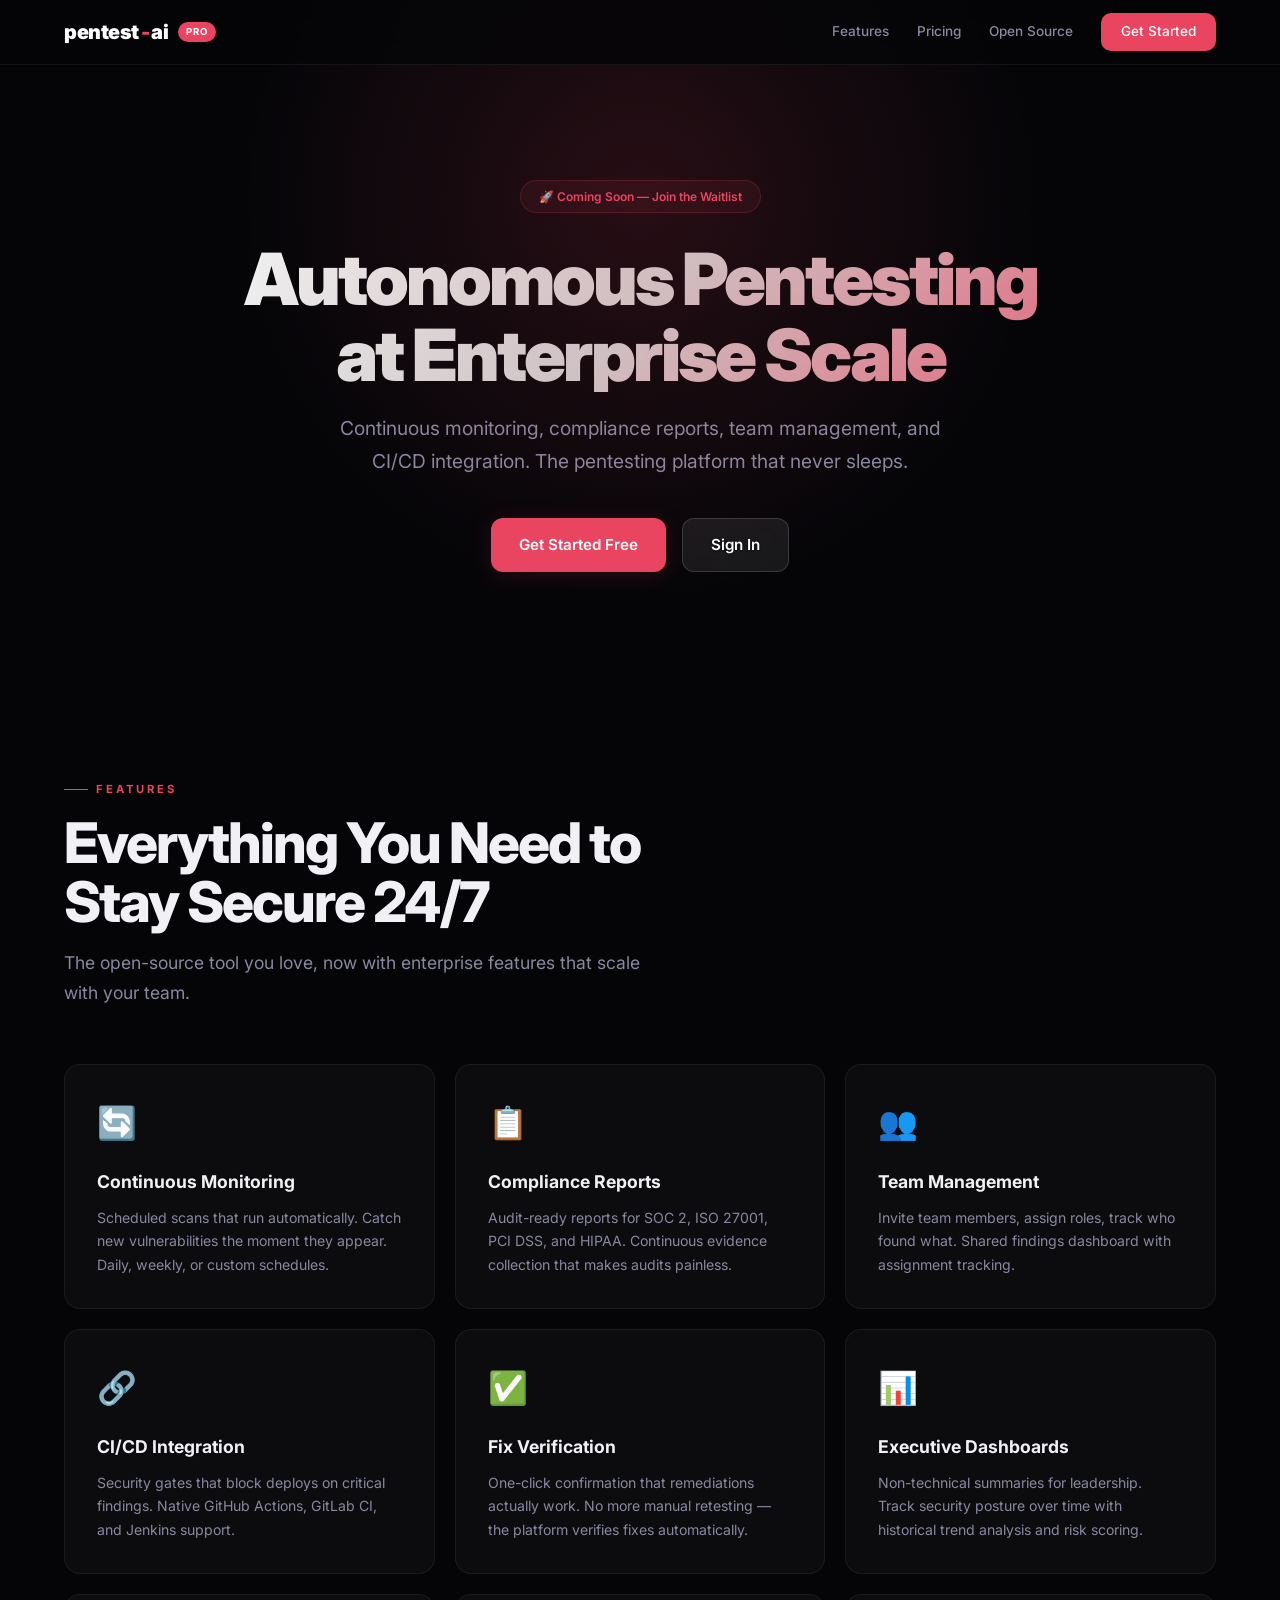
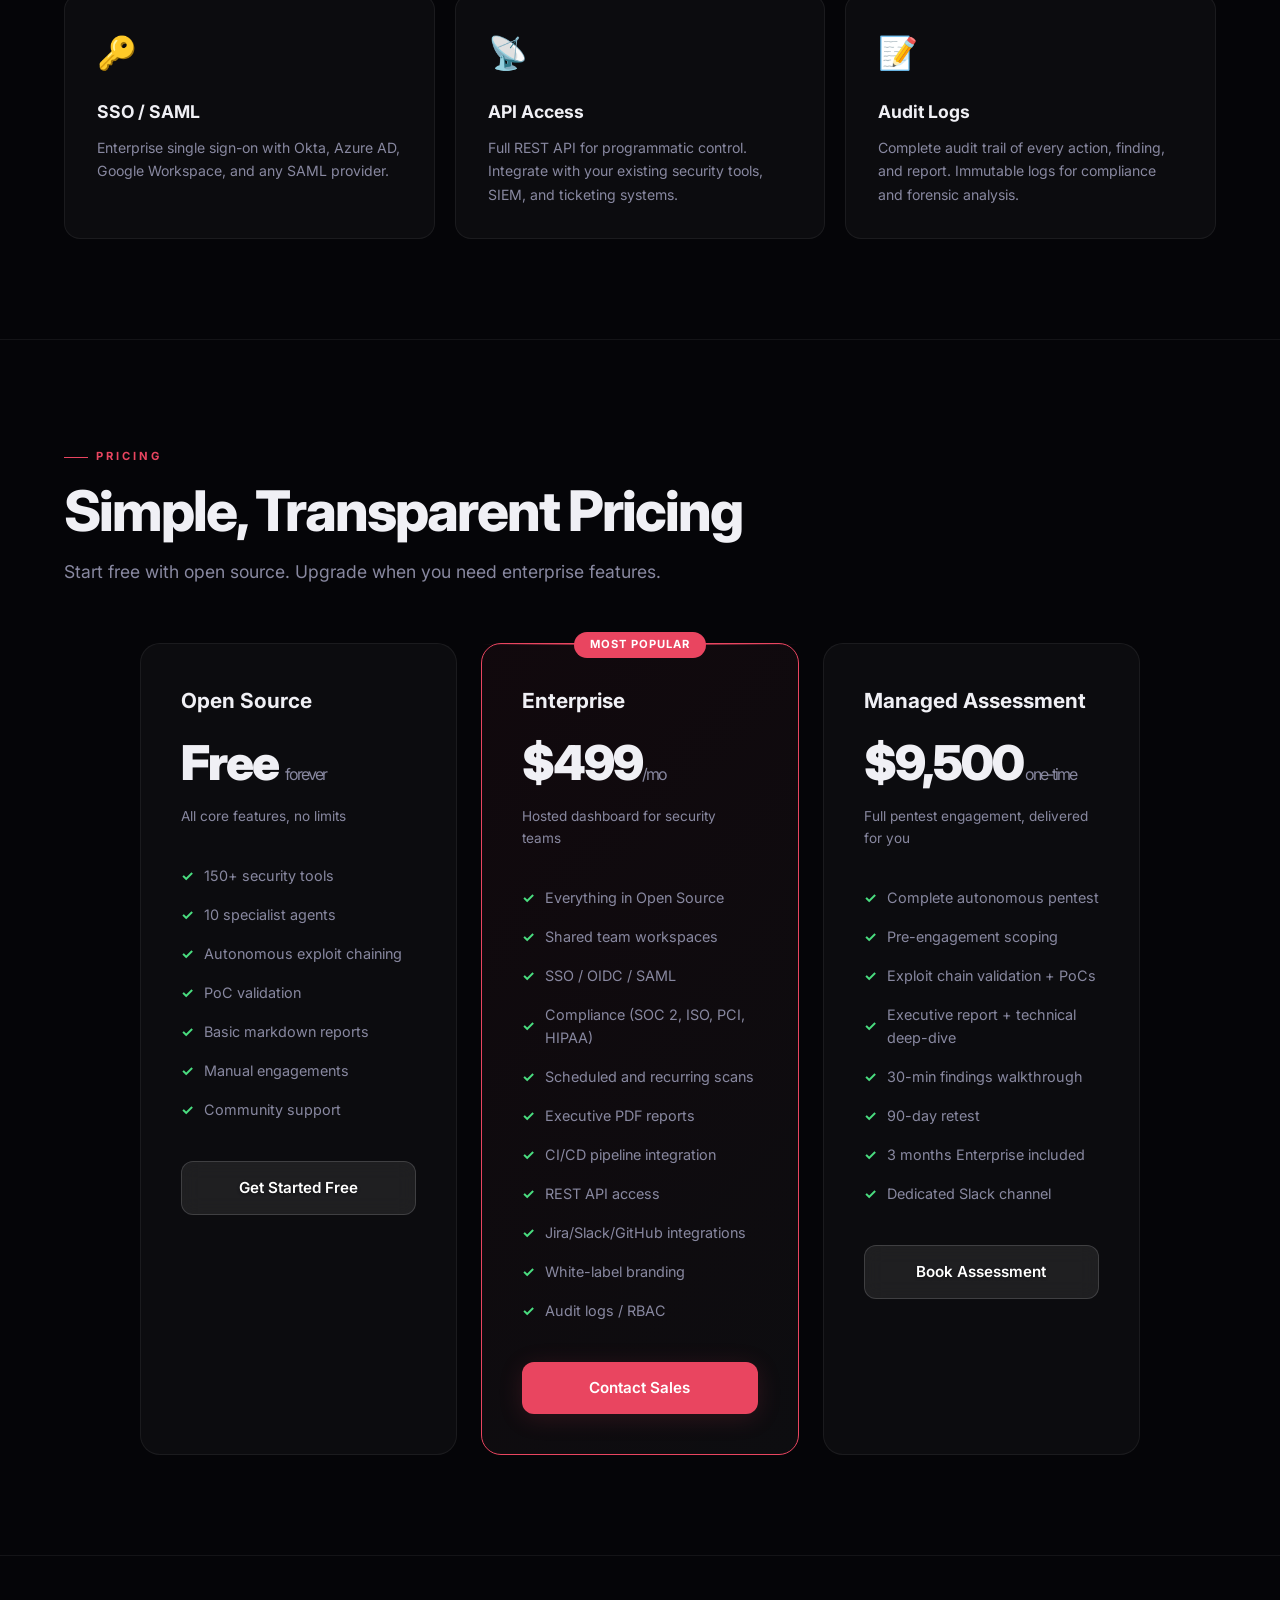
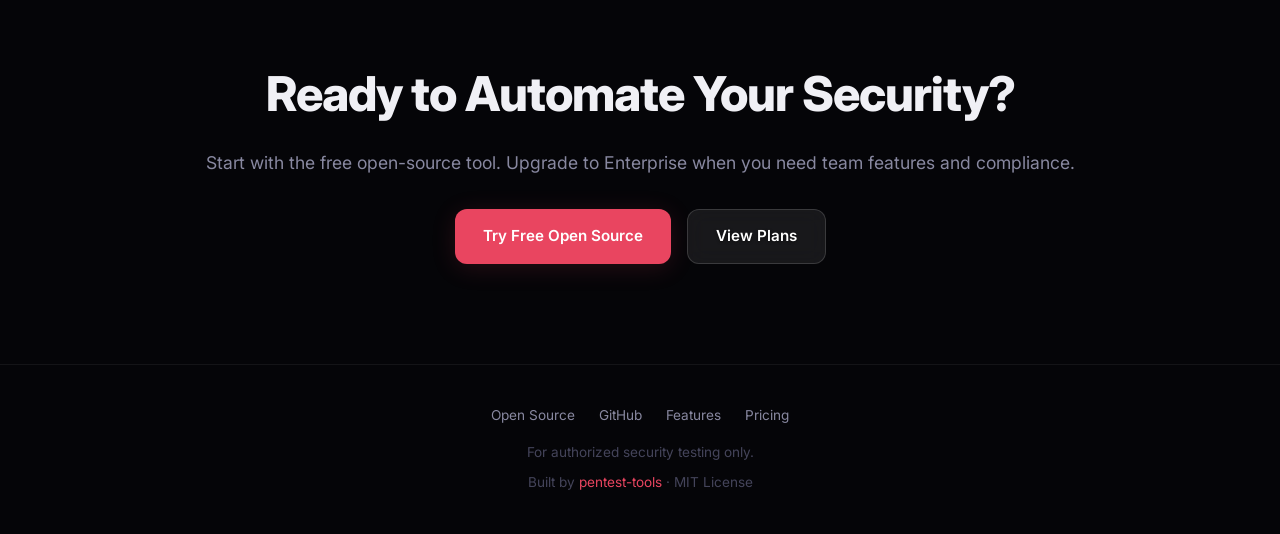
<file: docs/index.html>
<!DOCTYPE html>
<html lang="en">
<head>
  <meta charset="UTF-8">
  <meta name="viewport" content="width=device-width, initial-scale=1.0">
  <title>pentest-tools, Offensive-security MCP for Claude Code</title>
  <meta name="description" content="Offensive-security MCP server. 197 wrapped tools, 17 specialist agents, SPA-aware probes that catch bugs scanners miss. Local-first SQLite, BYOK on the LLM.">
  <link rel="icon" type="image/svg+xml" href="/logo.svg">
  <link rel="preconnect" href="https://fonts.googleapis.com">
  <link rel="preconnect" href="https://fonts.gstatic.com" crossorigin>
  <link href="https://fonts.googleapis.com/css2?family=Inter:wght@300;400;500;600;700;800;900&display=swap" rel="stylesheet">
  <style>
    *, *::before, *::after { margin: 0; padding: 0; box-sizing: border-box; }
    :root {
      --bg: #050508;
      --bg-card: rgba(255,255,255,0.03);
      --bg-card-hover: rgba(255,255,255,0.06);
      --border: rgba(255,255,255,0.06);
      --red: #e94560;
      --red-glow: rgba(233,69,96,0.15);
      --red-bright: #ff5a78;
      --text: #f0f0f5;
      --text-dim: #8888a0;
      --text-muted: #44445a;
      --green: #4ade80;
      --blue: #60a5fa;
      --purple: #a78bfa;
      --orange: #f59e0b;
      --radius: 16px;
      --max-w: 1200px;
    }
    html { scroll-behavior: smooth; }
    body {
      font-family: 'Inter', -apple-system, BlinkMacSystemFont, sans-serif;
      background: var(--bg);
      color: var(--text);
      line-height: 1.6;
      -webkit-font-smoothing: antialiased;
      overflow-x: hidden;
    }
    a { color: var(--red); text-decoration: none; transition: all 0.2s; }
    a:hover { color: var(--red-bright); }
    .container { max-width: var(--max-w); margin: 0 auto; padding: 0 24px; }

    /* NAV */
    nav {
      position: fixed; top: 0; left: 0; right: 0; z-index: 100;
      background: rgba(5,5,8,0.85);
      backdrop-filter: blur(24px);
      border-bottom: 1px solid var(--border);
    }
    .nav-inner {
      max-width: var(--max-w); margin: 0 auto; padding: 0 24px;
      display: flex; align-items: center; justify-content: space-between;
      height: 64px;
    }
    .nav-logo {
      font-size: 1.25rem; font-weight: 900; color: #fff;
      letter-spacing: -0.5px; display: flex; align-items: center; gap: 2px;
    }
    .nav-logo span { color: var(--red); }
    .nav-logo .pro-badge {
      background: var(--red); color: #fff; font-size: 0.6rem;
      padding: 2px 8px; border-radius: 100px; margin-left: 8px;
      font-weight: 700; text-transform: uppercase; letter-spacing: 1px;
    }
    .nav-links { display: flex; gap: 28px; align-items: center; }
    .nav-links a { color: var(--text-dim); font-size: 0.85rem; font-weight: 500; transition: color 0.2s; }
    .nav-links a:hover { color: #fff; }
    .nav-cta {
      background: var(--red); color: #fff !important; padding: 8px 20px;
      border-radius: 10px; font-weight: 600; font-size: 0.85rem;
      transition: all 0.2s;
    }
    .nav-cta:hover { background: var(--red-bright); transform: translateY(-1px); box-shadow: 0 4px 20px var(--red-glow); }

    /* HERO */
    .hero {
      padding: 180px 0 100px;
      text-align: center;
      position: relative;
    }
    .hero::before {
      content: '';
      position: absolute; top: -200px; left: 50%; transform: translateX(-50%);
      width: 800px; height: 800px;
      background: radial-gradient(circle, var(--red-glow) 0%, transparent 70%);
      pointer-events: none;
    }
    .hero-badge {
      display: inline-flex; align-items: center; gap: 8px;
      background: rgba(233,69,96,0.08); border: 1px solid rgba(233,69,96,0.2);
      padding: 6px 18px; border-radius: 100px; font-size: 0.75rem;
      color: var(--red); font-weight: 600; margin-bottom: 28px;
    }
    .hero h1 {
      font-size: clamp(2.5rem, 6vw, 4.5rem);
      font-weight: 900; letter-spacing: -3px; line-height: 1.05;
      margin-bottom: 20px;
      background: linear-gradient(135deg, #fff 0%, #ccc 50%, var(--red) 100%);
      -webkit-background-clip: text; -webkit-text-fill-color: transparent;
      background-clip: text;
    }
    .hero-sub {
      font-size: clamp(1rem, 2vw, 1.2rem);
      color: var(--text-dim); max-width: 650px; margin: 0 auto 40px;
      line-height: 1.7;
    }
    .hero-buttons { display: flex; gap: 16px; justify-content: center; flex-wrap: wrap; }
    .btn {
      display: inline-flex; align-items: center; gap: 8px;
      padding: 14px 28px; border-radius: 12px; font-weight: 600;
      font-size: 0.95rem; transition: all 0.3s; cursor: pointer; border: none;
      font-family: inherit;
    }
    .btn-primary { background: var(--red); color: #fff; box-shadow: 0 4px 24px var(--red-glow); }
    .btn-primary:hover { background: var(--red-bright); transform: translateY(-2px); box-shadow: 0 8px 32px rgba(233,69,96,0.3); }
    .btn-secondary {
      background: rgba(255,255,255,0.08); color: #fff;
      border: 1px solid rgba(255,255,255,0.15);
      backdrop-filter: blur(10px);
      text-shadow: 0 1px 3px rgba(0,0,0,0.5);
    }
    .btn-secondary:hover { border-color: rgba(255,255,255,0.3); transform: translateY(-2px); background: rgba(255,255,255,0.12); }

    /* FEATURES */
    .section { padding: 100px 0; position: relative; }
    .section-label {
      display: inline-flex; align-items: center; gap: 8px;
      font-size: 0.7rem; font-weight: 700; text-transform: uppercase;
      letter-spacing: 3px; color: var(--red); margin-bottom: 16px;
    }
    .section-label::before { content: ''; width: 24px; height: 1px; background: var(--red); }
    .section-title {
      font-size: clamp(2rem, 4.5vw, 3.5rem); font-weight: 800;
      letter-spacing: -2px; margin-bottom: 16px; line-height: 1.05;
    }
    .section-desc { color: var(--text-dim); font-size: 1.1rem; max-width: 600px; margin-bottom: 56px; line-height: 1.7; }

    .features-grid {
      display: grid; grid-template-columns: repeat(auto-fit, minmax(320px, 1fr));
      gap: 20px;
    }
    .feature-card {
      background: var(--bg-card); border: 1px solid var(--border);
      border-radius: var(--radius); padding: 32px;
      transition: all 0.4s cubic-bezier(0.4, 0, 0.2, 1);
    }
    .feature-card:hover { border-color: rgba(233,69,96,0.4); transform: translateY(-4px); }
    .feature-card .icon { font-size: 2rem; margin-bottom: 20px; display: block; }
    .feature-card h4 { font-size: 1.1rem; font-weight: 700; margin-bottom: 10px; }
    .feature-card p { color: var(--text-dim); font-size: 0.88rem; line-height: 1.65; }

    /* PRICING */
    .pricing-grid {
      display: grid; grid-template-columns: repeat(auto-fit, minmax(300px, 1fr));
      gap: 24px; max-width: 1000px; margin: 0 auto;
    }
    .pricing-card {
      background: var(--bg-card); border: 1px solid var(--border);
      border-radius: 20px; padding: 40px; position: relative;
      transition: all 0.4s;
    }
    .pricing-card:hover { border-color: var(--border); transform: translateY(-4px); }
    .pricing-card.popular {
      border-color: var(--red);
      background: linear-gradient(135deg, rgba(233,69,96,0.05) 0%, var(--bg-card) 100%);
    }
    .pricing-card.popular::before {
      content: ''; position: absolute; top: 0; left: 0; right: 0; height: 1px;
      background: linear-gradient(90deg, transparent, var(--red), transparent);
    }
    .popular-badge {
      position: absolute; top: -12px; left: 50%; transform: translateX(-50%);
      background: var(--red); color: #fff; padding: 4px 16px; border-radius: 100px;
      font-size: 0.7rem; font-weight: 700; text-transform: uppercase; letter-spacing: 1px;
    }
    .pricing-card h3 { font-size: 1.3rem; font-weight: 700; margin-bottom: 8px; }
    .pricing-card .price {
      font-size: 3rem; font-weight: 900; letter-spacing: -2px; margin-bottom: 4px;
    }
    .pricing-card .price span { font-size: 1rem; font-weight: 400; color: var(--text-dim); }
    .pricing-card .price-desc { color: var(--text-dim); font-size: 0.85rem; margin-bottom: 28px; }
    .pricing-card ul { list-style: none; margin-bottom: 32px; }
    .pricing-card ul li {
      display: flex; align-items: center; gap: 10px;
      padding: 8px 0; font-size: 0.9rem; color: var(--text-dim);
    }
    .pricing-card ul li::before {
      content: '✓'; color: var(--green); font-weight: 700; flex-shrink: 0;
    }
    .pricing-card .btn { width: 100%; justify-content: center; }

    /* CTA */
    .cta-section {
      text-align: center; padding: 100px 0;
      border-top: 1px solid var(--border);
    }
    .cta-section h2 { font-size: clamp(2rem, 4vw, 3rem); font-weight: 800; margin-bottom: 16px; letter-spacing: -1px; }
    .cta-section p { color: var(--text-dim); margin-bottom: 32px; font-size: 1.1rem; }

    /* FOOTER */
    footer {
      padding: 40px 0; border-top: 1px solid var(--border);
      text-align: center; color: var(--text-muted); font-size: 0.85rem;
    }
    .footer-links { display: flex; gap: 24px; justify-content: center; margin-bottom: 16px; flex-wrap: wrap; }
    .footer-links a { color: var(--text-dim); }
    .footer-links a:hover { color: #fff; }

    @media (max-width: 768px) {
      .nav-links { display: none; }
      .hero { padding: 140px 0 60px; }
      .section { padding: 60px 0; }
      .features-grid { grid-template-columns: 1fr; }
      .pricing-grid { grid-template-columns: 1fr; }
    }
  </style>
</head>
<body>

  <nav>
    <div class="nav-inner">
      <div class="nav-logo">pentest<span>-</span>ai <span class="pro-badge">Pro</span></div>
      <div class="nav-links">
        <a href="#features">Features</a>
        <a href="#pricing">Pricing</a>
        <a href="https://pentest-tools.local">Open Source</a>
        <a href="#pricing" class="nav-cta">Get Started</a>
      </div>
    </div>
  </nav>

  <section class="hero">
    <div class="container">
      <div class="hero-badge">🚀 Coming Soon — Join the Waitlist</div>
      <h1>Autonomous Pentesting<br>at Enterprise Scale</h1>
      <p class="hero-sub">Continuous monitoring, compliance reports, team management, and CI/CD integration. The pentesting platform that never sleeps.</p>
      <div class="hero-buttons">
        <a href="/dashboard.html" class="btn btn-primary">Get Started Free</a>
        <a href="/dashboard.html" class="btn btn-secondary">Sign In</a>
      </div>
    </div>
  </section>

  <section class="section" id="features">
    <div class="container">
      <div class="section-label">Features</div>
      <h2 class="section-title">Everything You Need to<br>Stay Secure 24/7</h2>
      <p class="section-desc">The open-source tool you love, now with enterprise features that scale with your team.</p>

      <div class="features-grid">
        <div class="feature-card">
          <span class="icon">🔄</span>
          <h4>Continuous Monitoring</h4>
          <p>Scheduled scans that run automatically. Catch new vulnerabilities the moment they appear. Daily, weekly, or custom schedules.</p>
        </div>
        <div class="feature-card">
          <span class="icon">📋</span>
          <h4>Compliance Reports</h4>
          <p>Audit-ready reports for SOC 2, ISO 27001, PCI DSS, and HIPAA. Continuous evidence collection that makes audits painless.</p>
        </div>
        <div class="feature-card">
          <span class="icon">👥</span>
          <h4>Team Management</h4>
          <p>Invite team members, assign roles, track who found what. Shared findings dashboard with assignment tracking.</p>
        </div>
        <div class="feature-card">
          <span class="icon">🔗</span>
          <h4>CI/CD Integration</h4>
          <p>Security gates that block deploys on critical findings. Native GitHub Actions, GitLab CI, and Jenkins support.</p>
        </div>
        <div class="feature-card">
          <span class="icon">✅</span>
          <h4>Fix Verification</h4>
          <p>One-click confirmation that remediations actually work. No more manual retesting — the platform verifies fixes automatically.</p>
        </div>
        <div class="feature-card">
          <span class="icon">📊</span>
          <h4>Executive Dashboards</h4>
          <p>Non-technical summaries for leadership. Track security posture over time with historical trend analysis and risk scoring.</p>
        </div>
        <div class="feature-card">
          <span class="icon">🔑</span>
          <h4>SSO / SAML</h4>
          <p>Enterprise single sign-on with Okta, Azure AD, Google Workspace, and any SAML provider.</p>
        </div>
        <div class="feature-card">
          <span class="icon">📡</span>
          <h4>API Access</h4>
          <p>Full REST API for programmatic control. Integrate with your existing security tools, SIEM, and ticketing systems.</p>
        </div>
        <div class="feature-card">
          <span class="icon">📝</span>
          <h4>Audit Logs</h4>
          <p>Complete audit trail of every action, finding, and report. Immutable logs for compliance and forensic analysis.</p>
        </div>
      </div>
    </div>
  </section>

  <section class="section" id="pricing" style="border-top: 1px solid var(--border);">
    <div class="container">
      <div class="section-label">Pricing</div>
      <h2 class="section-title">Simple, Transparent Pricing</h2>
      <p class="section-desc">Start free with open source. Upgrade when you need enterprise features.</p>

      <div class="pricing-grid">
        <div class="pricing-card">
          <h3>Open Source</h3>
          <div class="price">Free <span>forever</span></div>
          <p class="price-desc">All core features, no limits</p>
          <ul>
            <li>150+ security tools</li>
            <li>10 specialist agents</li>
            <li>Autonomous exploit chaining</li>
            <li>PoC validation</li>
            <li>Basic markdown reports</li>
            <li>Manual engagements</li>
            <li>Community support</li>
          </ul>
          <a href="https://pentest-tools.local" class="btn btn-secondary">Get Started Free</a>
        </div>

        <div class="pricing-card popular">
          <div class="popular-badge">Most Popular</div>
          <h3>Enterprise</h3>
          <div class="price">$499<span>/mo</span></div>
          <p class="price-desc">Hosted dashboard for security teams</p>
          <ul>
            <li>Everything in Open Source</li>
            <li>Shared team workspaces</li>
            <li>SSO / OIDC / SAML</li>
            <li>Compliance (SOC 2, ISO, PCI, HIPAA)</li>
            <li>Scheduled and recurring scans</li>
            <li>Executive PDF reports</li>
            <li>CI/CD pipeline integration</li>
            <li>REST API access</li>
            <li>Jira/Slack/GitHub integrations</li>
            <li>White-label branding</li>
            <li>Audit logs / RBAC</li>
          </ul>
          <a href="mailto:sales@pentest-tools.local?subject=Enterprise%20Inquiry" class="btn btn-primary" id="pro-cta">Contact Sales</a>
        </div>

        <div class="pricing-card">
          <h3>Managed Assessment</h3>
          <div class="price">$9,500<span> one-time</span></div>
          <p class="price-desc">Full pentest engagement, delivered for you</p>
          <ul>
            <li>Complete autonomous pentest</li>
            <li>Pre-engagement scoping</li>
            <li>Exploit chain validation + PoCs</li>
            <li>Executive report + technical deep-dive</li>
            <li>30-min findings walkthrough</li>
            <li>90-day retest</li>
            <li>3 months Enterprise included</li>
            <li>Dedicated Slack channel</li>
          </ul>
          <a href="mailto:sales@pentest-tools.local?subject=Managed%20Assessment%20Inquiry" class="btn btn-secondary">Book Assessment</a>
        </div>
      </div>
    </div>
  </section>

  <section class="cta-section">
    <div class="container">
      <h2>Ready to Automate Your Security?</h2>
      <p>Start with the free open-source tool. Upgrade to Enterprise when you need team features and compliance.</p>
      <div class="hero-buttons">
        <a href="https://pentest-tools.local" class="btn btn-primary">Try Free Open Source</a>
        <a href="#pricing" class="btn btn-secondary">View Plans</a>
      </div>
    </div>
  </section>

  <footer>
    <div class="container">
      <div class="footer-links">
        <a href="https://pentest-tools.local">Open Source</a>
        <a href="https://github.com/pentest-tools/pentest-tools">GitHub</a>
        <a href="#features">Features</a>
        <a href="#pricing">Pricing</a>
      </div>
      <p>For authorized security testing only.</p>
      <p style="margin-top: 8px;">Built by <a href="https://github.com/pentest-tools" target="_blank" rel="noopener">pentest-tools</a> · MIT License</p>
    </div>
  </footer>

</body>
</html>
</file>
